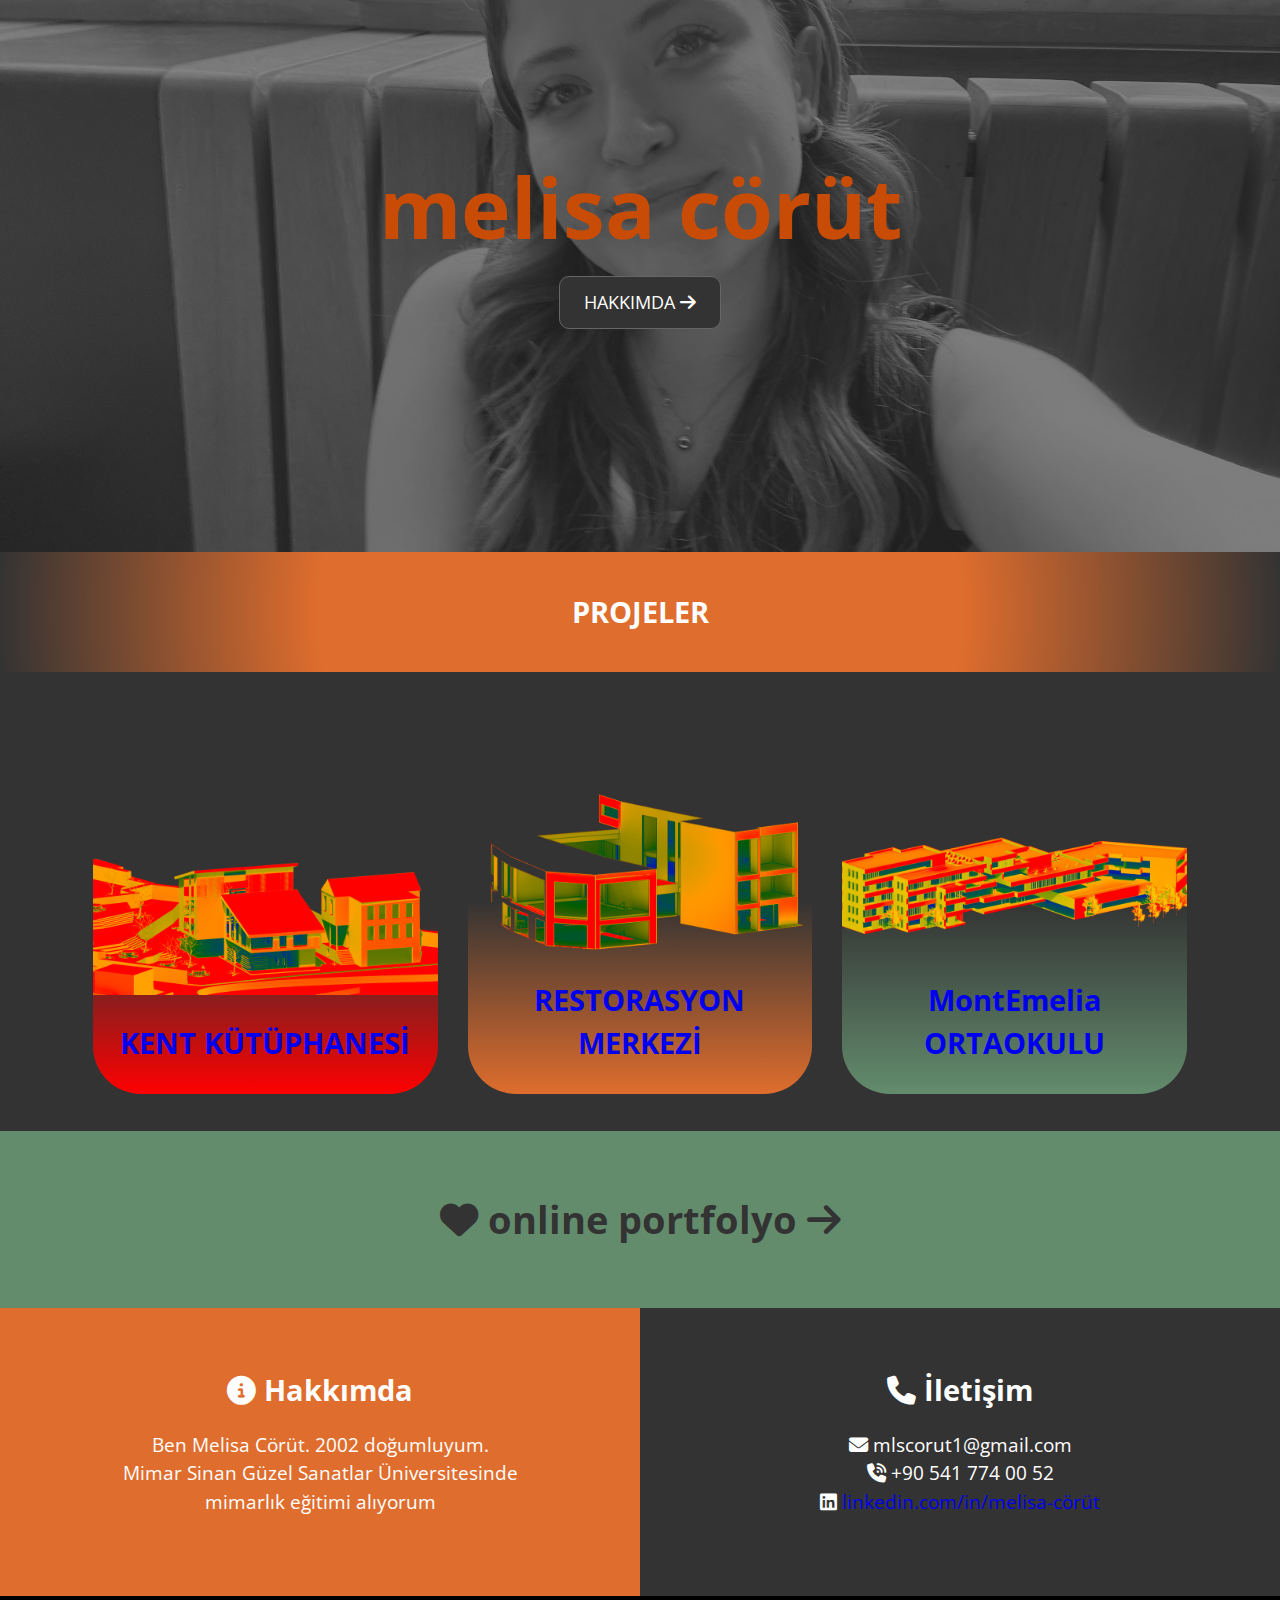
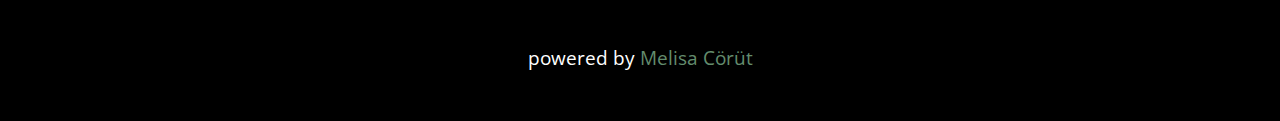
<file: index.html>
<!DOCTYPE html>
<html lang="en">
<head>
  <meta charset="UTF-8">
  <meta name="viewport" content="width=device-width, initial-scale=1.0">
  <title>melisa cörüt portfolyo</title>
  <link rel="preconnect" href="https://fonts.googleapis.com">
    <link rel="preconnect" href="https://fonts.gstatic.com" crossorigin>
    <link
        href="https://fonts.googleapis.com/css2?family=Matemasie&family=Open+Sans:ital,wght@0,300..800;1,300..800&family=Raleway:ital,wght@0,100..900;1,100..900&family=Sigmar&display=swap"
        rel="stylesheet">
    <link rel="stylesheet" href="style.css">
    <link rel="stylesheet" href="https://cdnjs.cloudflare.com/ajax/libs/font-awesome/6.7.2/css/all.min.css"
        integrity="sha512-Evv84Mr4kqVGRNSgIGL/F/aIDqQb7xQ2vcrdIwxfjThSH8CSR7PBEakCr51Ck+w+/U6swU2Im1vVX0SVk9ABhg=="
        crossorigin="anonymous" referrerpolicy="no-referrer" />
</head>
<body>

   <header>
        <div class="bg-image"></div>
        <div class="content">
            <h1>melisa cörüt</h1>
            <a href="#section-c" class="btn">HAKKIMDA <i class="fa-solid fa-arrow-right"></i></a>
        </div>
    </header>

    <main>
        <section id="section-a">
            <div class="content">
                <h2>PROJELER</h2>                
            </div>
        </section>

        <section id="section-b">
            <ul>
                <li>
                    <div class="col">
                      <a href="kent-kütüphanesi.html">
                        <img src="assets/img/image-1.png" alt="">
                      </a>
                        <div class="col-content">
                            <h3 class="col-title">
                                <a href="kent-kütüphanesi.html">KENT KÜTÜPHANESİ</a>
                            </h3>
                         </div>
                    </div>
                </li>
                <li>
                    <div class="col">
                      <a href="restorasyon-merkezi.html">
                        <img src="assets/img/image-2.png" alt="">
                      </a>  
                        <div class="col-content">
                            <h3 class="col-title">
                                 <a href="restorasyon-merkezi.html">RESTORASYON MERKEZİ</a>
                            </h3>
                            
                        </div>
                    </div>
                </li>
                <li>
                    <div class="col">
                      <a href="ortaokul.html">
                        <img src="assets/img/image-3.png" alt="">
                      </a>
                        <div class="col-content">
                            <h3 class="col-title">
                                <a href="ortaokul.html">MontEmelia ORTAOKULU</a>
                            </h3>
                        </div>
                    </div>
                </li>
                
            </ul>
        </section>

        <section id="section-c">
            <div class="content">
                <h2> <a class="port-btn" href="https://heyzine.com/flip-book/a093eb8a28.html"><i class="fa-solid fa-heart"></i> online portfolyo <i class="fa-solid fa-arrow-right"></i></a> </h2>
            </div>
        </section>

        <section id="section-d" class="clearfix">
            <div class="box">
                <h2 class="content-title">
                    <i class="fa-solid fa-circle-info"></i> Hakkımda
                </h2>
                <p>Ben Melisa Cörüt. 2002 doğumluyum.
                  <br>
                  Mimar Sinan Güzel Sanatlar Üniversitesinde
                  <br>
                  mimarlık eğitimi alıyorum
                </p>
                
            </div>
            <div class="box">
                <h2 class="content-title">
                    <i class="fa-solid fa-phone"></i> İletişim
                </h2>
                <p>
                <i class="fa-solid fa-envelope"></i> mlscorut1@gmail.com
                  <br>
                <i class="fa-solid fa-phone-volume"></i> +90 541 774 00 52
                 <br>
                 <i class="fa-brands fa-linkedin"></i> <a class="linked-in"href="https://www.linkedin.com/in/melisa-cörüt">linkedin.com/in/melisa-cörüt</a>
                 <br>
                </p>
                
            </div>
        </section>

    </main>

     <footer>
        
        <div>powered by <a href="#">Melisa Cörüt</a></div>
    </footer>

  
</body>
</html>
</file>
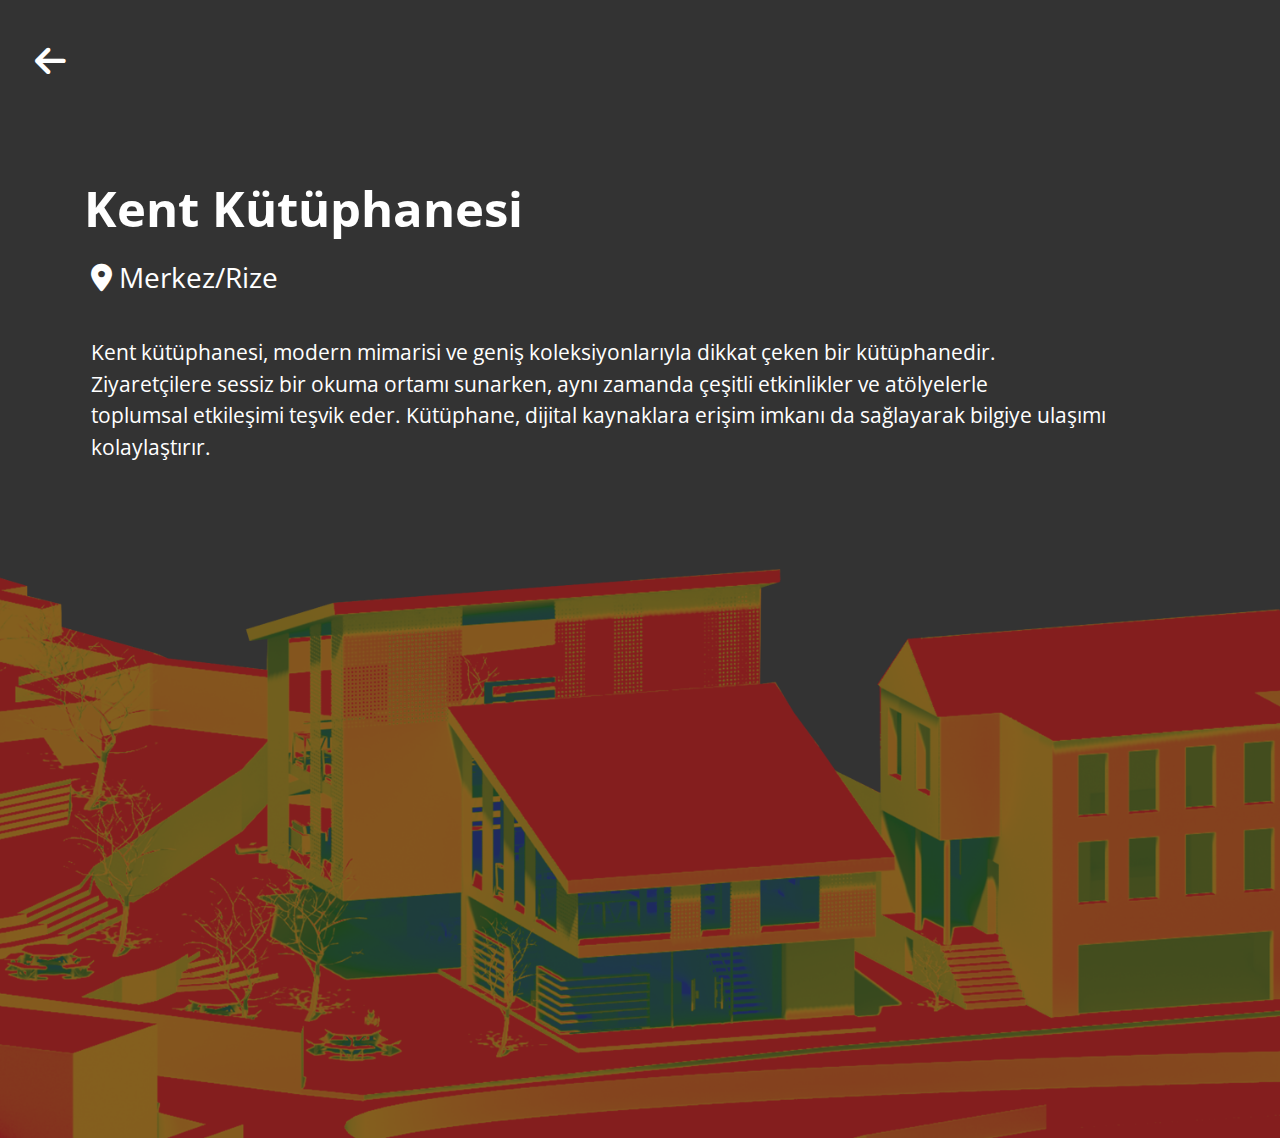
<file: kent-kütüphanesi.html>
<!DOCTYPE html>
<html lang="en">
<head>
    <meta charset="UTF-8">
    <meta name="viewport" content="width=device-width, initial-scale=1.0">
    <title>Kent Kütüphanesi</title>
    <link rel="preconnect" href="https://fonts.googleapis.com">
    <link rel="preconnect" href="https://fonts.gstatic.com" crossorigin>
    <link
        href="https://fonts.googleapis.com/css2?family=Matemasie&family=Open+Sans:ital,wght@0,300..800;1,300..800&family=Raleway:ital,wght@0,100..900;1,100..900&family=Sigmar&display=swap"
        rel="stylesheet">
    <link rel="stylesheet" href="kent-kütüphanesi-style.css">
    <link rel="stylesheet" href="https://cdnjs.cloudflare.com/ajax/libs/font-awesome/6.7.2/css/all.min.css"
        integrity="sha512-Evv84Mr4kqVGRNSgIGL/F/aIDqQb7xQ2vcrdIwxfjThSH8CSR7PBEakCr51Ck+w+/U6swU2Im1vVX0SVk9ABhg=="
        crossorigin="anonymous" referrerpolicy="no-referrer" />
</head>
<body>

    <header>
        <a href="index.html"><i class="fa-solid fa-arrow-left"></i></a>
        <div class="bg-image"></div>
        <div class="content">
            <h1>Kent Kütüphanesi</h1>
            <p><i class="fa-solid fa-location-dot"></i> Merkez/Rize</p>
            <br>
            <p class="info-paragraph">Kent kütüphanesi, modern mimarisi ve geniş koleksiyonlarıyla dikkat çeken bir kütüphanedir. 
                <br>
                Ziyaretçilere sessiz bir okuma ortamı sunarken, aynı zamanda çeşitli etkinlikler ve atölyelerle 
                <br>
                toplumsal etkileşimi teşvik eder. Kütüphane, dijital kaynaklara erişim imkanı da sağlayarak bilgiye ulaşımı kolaylaştırır.
        </div>
    </header>
    

    


    
</body>
</html>
</file>
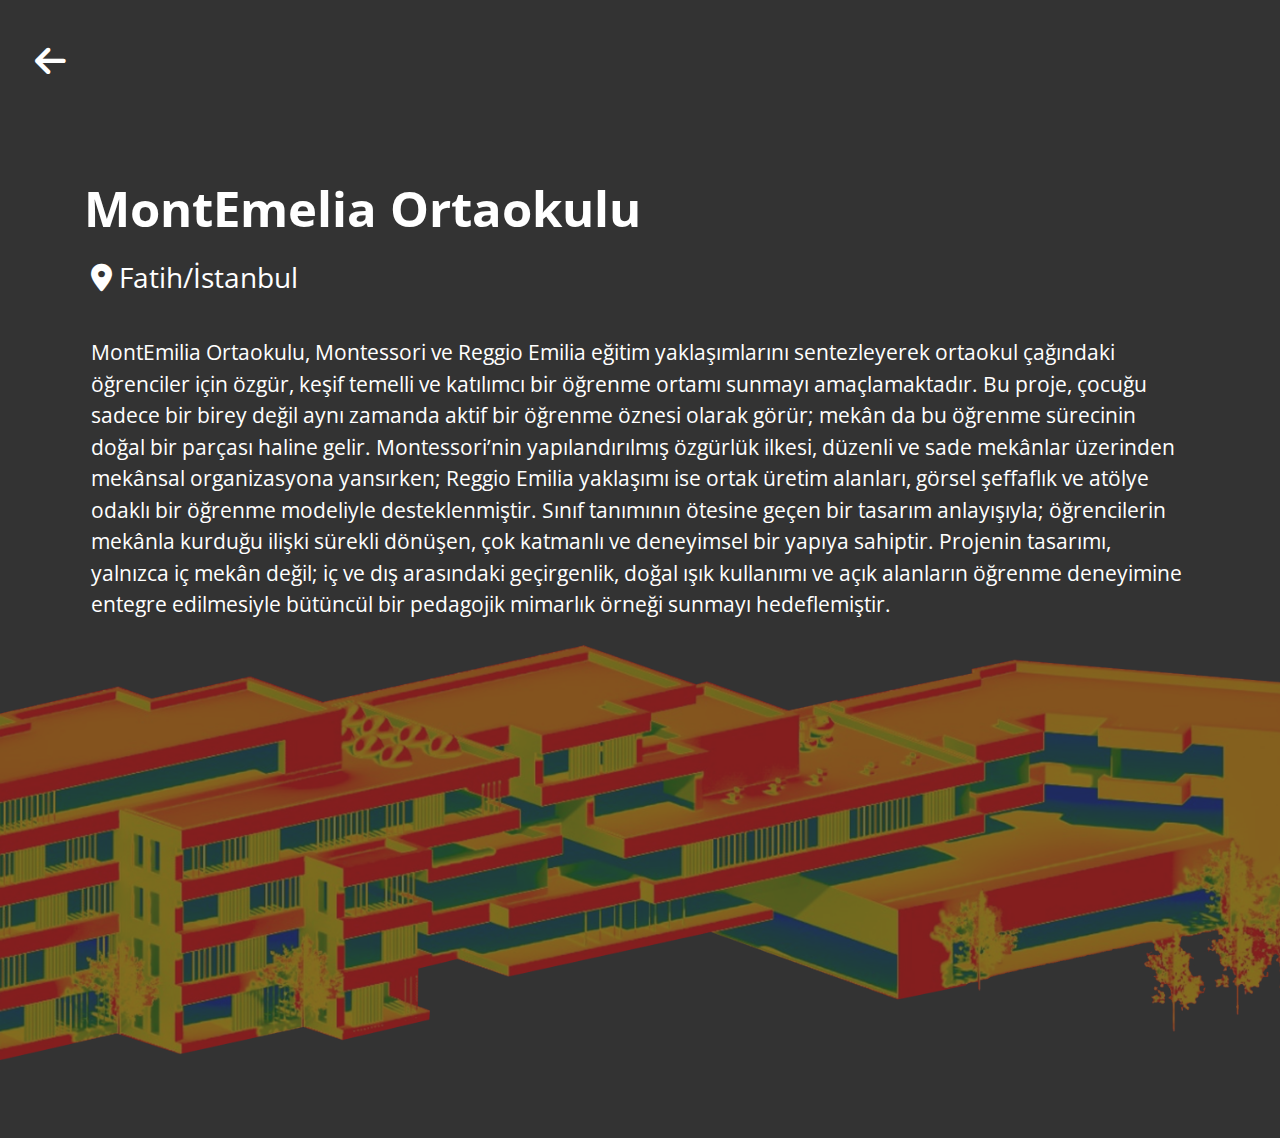
<file: ortaokul.html>
<!DOCTYPE html>
<html lang="en">

<head>
    <meta charset="UTF-8">
    <meta name="viewport" content="width=device-width, initial-scale=1.0">
    <title>Kent Kütüphanesi</title>
    <link rel="preconnect" href="https://fonts.googleapis.com">
    <link rel="preconnect" href="https://fonts.gstatic.com" crossorigin>
    <link
        href="https://fonts.googleapis.com/css2?family=Matemasie&family=Open+Sans:ital,wght@0,300..800;1,300..800&family=Raleway:ital,wght@0,100..900;1,100..900&family=Sigmar&display=swap"
        rel="stylesheet">
    <link rel="stylesheet" href="ortaokul-style.css">
    <link rel="stylesheet" href="https://cdnjs.cloudflare.com/ajax/libs/font-awesome/6.7.2/css/all.min.css"
        integrity="sha512-Evv84Mr4kqVGRNSgIGL/F/aIDqQb7xQ2vcrdIwxfjThSH8CSR7PBEakCr51Ck+w+/U6swU2Im1vVX0SVk9ABhg=="
        crossorigin="anonymous" referrerpolicy="no-referrer" />
</head>

<body>

    <header>
        <a href="index.html"><i class="fa-solid fa-arrow-left"></i></a>
        <div class="bg-image"></div>
        <div class="content">
            <h1>MontEmelia Ortaokulu</h1>
            <p><i class="fa-solid fa-location-dot"></i> Fatih/İstanbul</p>
            <br>
            <p class="info-paragraph">MontEmilia Ortaokulu, Montessori ve Reggio Emilia eğitim yaklaşımlarını
                sentezleyerek ortaokul
                çağındaki öğrenciler için özgür, keşif temelli ve katılımcı bir öğrenme ortamı sunmayı amaçlamaktadır.
                Bu proje, çocuğu sadece bir birey değil aynı zamanda aktif bir öğrenme öznesi olarak görür;
                mekân da bu öğrenme sürecinin doğal bir parçası haline gelir.
                Montessori’nin yapılandırılmış özgürlük ilkesi, düzenli ve sade mekânlar üzerinden mekânsal
                organizasyona
                yansırken; Reggio Emilia yaklaşımı ise ortak üretim alanları, görsel şeffaflık ve atölye odaklı
                bir öğrenme modeliyle desteklenmiştir. Sınıf tanımının ötesine geçen bir tasarım anlayışıyla;
                öğrencilerin
                mekânla kurduğu ilişki sürekli dönüşen, çok katmanlı ve deneyimsel bir yapıya sahiptir.
                Projenin tasarımı, yalnızca iç mekân değil; iç ve dış arasındaki geçirgenlik, doğal ışık kullanımı ve
                açık
                alanların öğrenme deneyimine entegre edilmesiyle bütüncül bir pedagojik mimarlık örneği sunmayı
                hedeflemiştir.
        </div>
    </header>






</body>

</html>
</file>
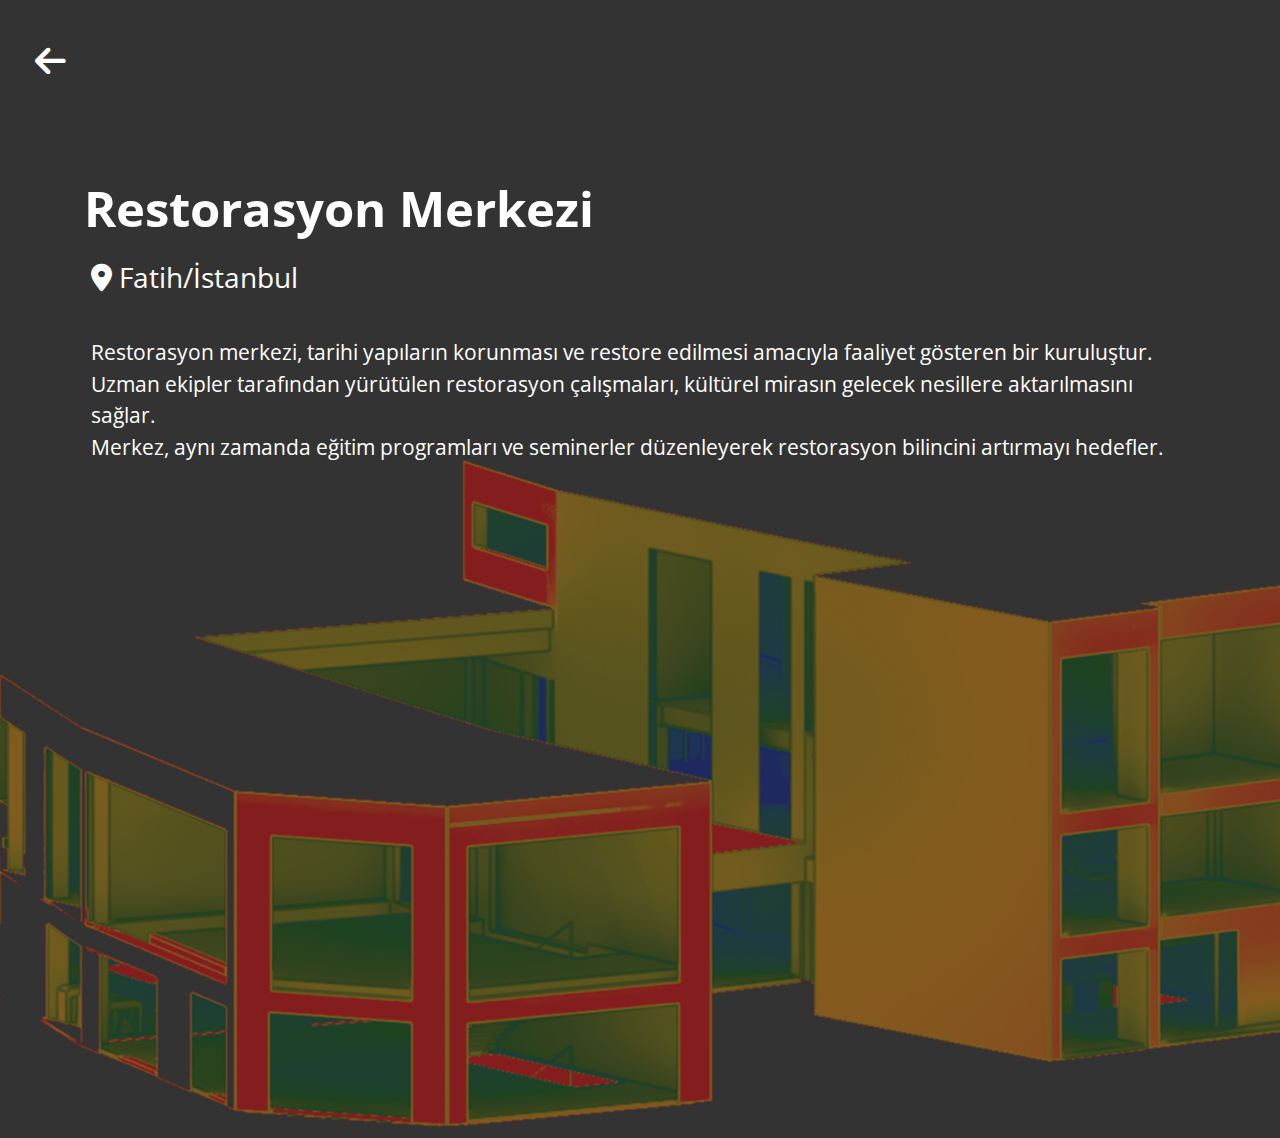
<file: restorasyon-merkezi.html>
<!DOCTYPE html>
<html lang="en">
<head>
    <meta charset="UTF-8">
    <meta name="viewport" content="width=device-width, initial-scale=1.0">
    <title>Kent Kütüphanesi</title>
    <link rel="preconnect" href="https://fonts.googleapis.com">
    <link rel="preconnect" href="https://fonts.gstatic.com" crossorigin>
    <link
        href="https://fonts.googleapis.com/css2?family=Matemasie&family=Open+Sans:ital,wght@0,300..800;1,300..800&family=Raleway:ital,wght@0,100..900;1,100..900&family=Sigmar&display=swap"
        rel="stylesheet">
    <link rel="stylesheet" href="restorasyon-style.css">
    <link rel="stylesheet" href="https://cdnjs.cloudflare.com/ajax/libs/font-awesome/6.7.2/css/all.min.css"
        integrity="sha512-Evv84Mr4kqVGRNSgIGL/F/aIDqQb7xQ2vcrdIwxfjThSH8CSR7PBEakCr51Ck+w+/U6swU2Im1vVX0SVk9ABhg=="
        crossorigin="anonymous" referrerpolicy="no-referrer" />
</head>
<body>

    <header>
        <a href="index.html"><i class="fa-solid fa-arrow-left"></i></a>
        <div class="bg-image"></div>
        <div class="content">
            <h1>Restorasyon Merkezi</h1>
            <p><i class="fa-solid fa-location-dot"></i> Fatih/İstanbul</p>
            <br>
            <p class="info-paragraph">Restorasyon merkezi, tarihi yapıların korunması ve restore edilmesi amacıyla faaliyet gösteren bir kuruluştur. 
                <br>
                Uzman ekipler tarafından yürütülen restorasyon çalışmaları, kültürel mirasın gelecek nesillere aktarılmasını sağlar. 
                <br>
                Merkez, aynı zamanda eğitim programları ve seminerler düzenleyerek restorasyon bilincini artırmayı hedefler.
        </div>
    </header>
    

    


    
</body>
</html>
</file>
<file: style.css>
*{
    margin: 0;
    padding: 0;
    box-sizing: border-box;
}

html{
    font-size: 7px;
}



body{
    font-family: "Open Sans", serif;
    font-size: 1.6rem;
    color: white;
    line-height: 1.5;
    text-align: center;
    background-color: #333;
}

a{
    text-decoration: none;

}

p{
    padding: 1.6rem 0;
}

img{
    width: 100%;
}


header{
    height: 46rem;
}

.clearfix::after{
    content: "";
    display: block;
    clear: both;
}

header .bg-image{
    position: absolute;
    background-image: url(assets/img/bg.jpg);
    background-size: cover;
    background-position: center;
    height: 46rem;
    width: 100%;
    opacity: 0.4;
    z-index: -1;
}

header h1{
    padding: 12rem;
    padding-bottom: 0;
    color: #C84C05;
    font-size: 7rem;
}


.btn{
    display: inline-block;
    background: #333;
    color: #fff;
    border: 1px solid #666;
    border-radius: 10px;
    padding: 1rem 2rem;
    margin: .5rem 0;
    transition: all 0.4s;
    font-size: 1.5rem;
}

.btn:hover{
    background-color: #fff;
    color: #333;
}

#section-a{
    background-image: radial-gradient(circle,#DF6D2D, #DF6D2D, #333);
    color: #fff;
    padding: 3.2rem 0;
}

#section-b{
    padding: 2rem;
}

#section-b ul{
    list-style: none;
}


#section-b li{
    background-image: linear-gradient(to top, #DF6D2D,#333, #333);
    color: #fff;
    margin-bottom: 1.5rem;
    border-radius: 4rem;   
}

#section-b li:first-child{
    background-image: linear-gradient(to top, red, #333, #333);
    
}

#section-b li:last-child{
    background-image: linear-gradient(to top, #638C6D,#333, #333);
 
}


.col img{
    height: auto;
    width: 100%;
}

.col img:hover{
    transform: scale(1.05);
    transition: all 0.4s;
}

.col-content{
    padding: 1.5rem;
}

.col-title{
    font-size: 2.4rem;
    margin-bottom: 1rem;
    transition: all 0.4s;
}

.col-title a{
    font-size: 2.4rem;
    margin-bottom: 1rem;
    transition: all 0.4s;
}

.col-title:hover{
    color: #333;
}

.col-title a:visited{
    color: #fff;
}

.col-title a:visited:hover{
    color: #333;
}


#section-c{
    background-color: #638C6D;
    color: #333;
    padding: 5rem;
}

#section-c h2{
    font-size: 3.2rem;
}



#section-d .box{
    padding: 5rem;
}

#section-d .box:first-child{
    background-color: #DF6D2D;
}

footer{
    padding: 4rem;
    background: black;
}

footer a{
    color: #638C6D;
}

.port-btn{
    color: #333;
    transition: all 0.4s;
    
}

.port-btn:hover{
    color: white;
}

.port-btn:visited{
    color: #333;
    transition: all 0.4s;
}

.port-btn:visited:hover{
    color: white;
}

.linked-in:visited{
    color: white;
}

@media (max-width: 799px){
  #section-b li img,
  .col img{
    width: 100%;
    max-height: 40vh; 
    height: auto;      
    object-fit: cover;  
    display: block;
  }
}


@media screen and (min-width: 800px) {
    
    html{
        font-size: 10px;
    }

}

@media screen and (min-width: 1200px) {
    
    html{
        font-size: 12px;
    }

    #section-b li{
        width: 28%;
        margin: 1%;
        display: inline-block;
    }

    .box{
        width: 50%;
        float: left;
    }
}
</file>
<file: kent-kütüphanesi-style.css>
*{
    margin: 0;
    padding: 0;
    box-sizing: border-box;
}

html{
    font-size: 7px;
}

body{
    font-family: "Open Sans", serif;
    font-size: 1.6rem;
    color: white;
    line-height: 1.5;
    text-align: left;
    background-color: #333;
}

a{
    text-decoration: none;

}

p{
    padding: 1.6rem 0;
}

img{
    width: 100%;
}


header{
    height: 150rem;
    margin-top: 5rem;
}


.clearfix::after{
    content: "";
    display: block;
    clear: both;

}

header .bg-image{
    position: absolute;
    background-image: url(assets/img/image-1.png);
    background-size: cover;
    background-position: center;
    height: 150rem;
    width: 100%;
    opacity: 0.4;
}

header h1{
    padding: 12rem;
    padding-bottom: 0;
    color: #fff;
    font-size: 7rem;
}

header a{
    color: #fff;
    font-size: 5rem;
    margin: 5rem;
    
}

header a:visited{
    color: #fff;
}

header p{
    font-size: 4rem;
    margin: 0 13rem;
}

header .info-paragraph{
    font-size: 3rem;
    margin: 0 13rem;
}
</file>
<file: ortaokul-style.css>
*{
    margin: 0;
    padding: 0;
    box-sizing: border-box;
}

html{
    font-size: 7px;
}

body{
    font-family: "Open Sans", serif;
    font-size: 1.6rem;
    color: white;
    line-height: 1.5;
    text-align: left;
    background-color: #333;
}

a{
    text-decoration: none;

}

p{
    padding: 1.6rem 0;
}

img{
    width: 100%;
}


header{
    height: 150rem;
    margin-top: 5rem;
}


.clearfix::after{
    content: "";
    display: block;
    clear: both;

}

header .bg-image{
    position: absolute;
    background-image: url(assets/img/image-3.png);
    background-size: cover;
    background-position: center;
    height: 150rem;
    width: 100%;
    opacity: 0.4;
    z-index: -1;
}

header h1{
    padding: 12rem;
    padding-bottom: 0;
    color: #fff;
    font-size: 7rem;
}

header a{
    color: #fff;
    font-size: 5rem;
    margin: 5rem;
    
}

header a:visited{
    color: #fff;
}

header p{
    font-size: 4rem;
    margin: 0 13rem;
}

header .info-paragraph{
    font-size: 3rem;
    margin: 0 13rem;
}
</file>
<file: restorasyon-style.css>
*{
    margin: 0;
    padding: 0;
    box-sizing: border-box;
}

html{
    font-size: 7px;
}

body{
    font-family: "Open Sans", serif;
    font-size: 1.6rem;
    color: white;
    line-height: 1.5;
    text-align: left;
    background-color: #333;
}

a{
    text-decoration: none;

}

p{
    padding: 1.6rem 0;
}

img{
    width: 100%;
}


header{
    height: 150rem;
    margin-top: 5rem;
}


.clearfix::after{
    content: "";
    display: block;
    clear: both;

}

header .bg-image{
    position: absolute;
    background-image: url(assets/img/image-2.png);
    background-size: cover;
    background-position: center;
    height: 150rem;
    width: 100%;
    opacity: 0.4;

}

header h1{
    padding: 12rem;
    padding-bottom: 0;
    color: #fff;
    font-size: 7rem;
}

header a{
    color: #fff;
    font-size: 5rem;
    margin: 5rem;
    
}

header a:visited{
    color: #fff;
}

header p{
    font-size: 4rem;
    margin: 0 13rem;
}

header .info-paragraph{
    font-size: 3rem;
    margin: 0 13rem;
}
</file>
